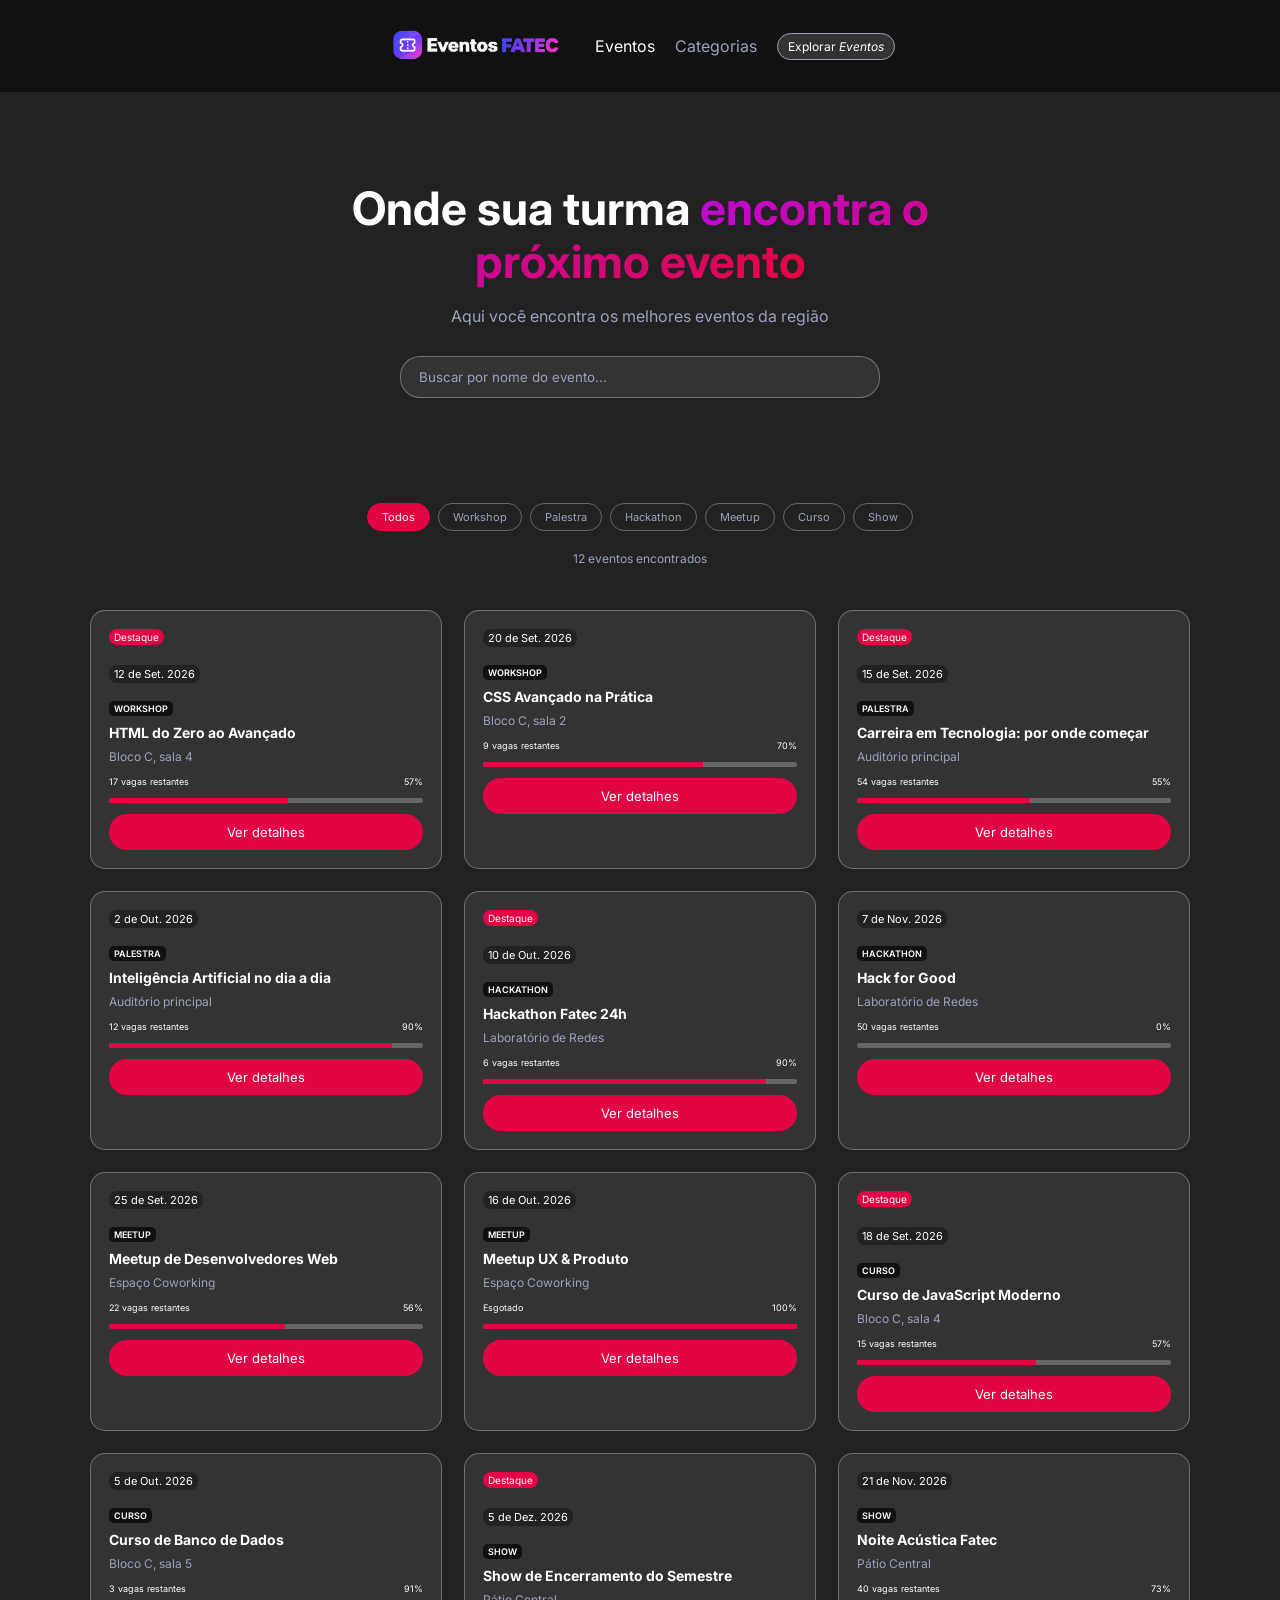
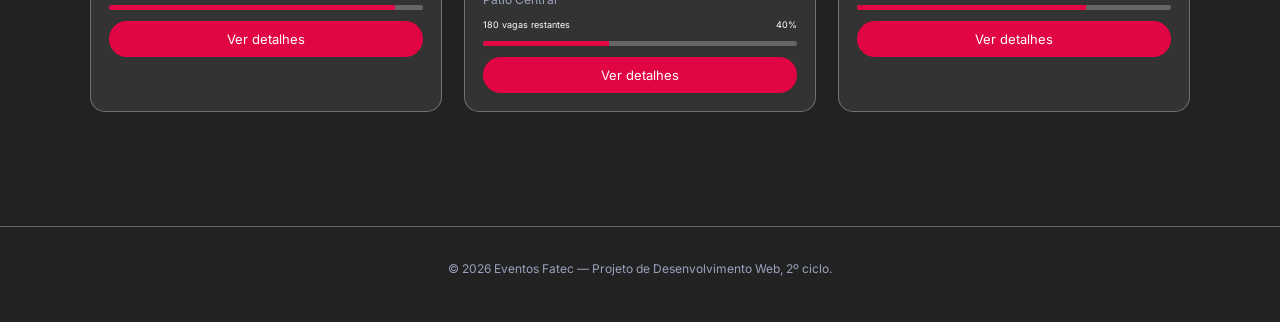
<file: index.html>
<!DOCTYPE html>
<html lang="pt-BR">

<head>
    <meta charset="UTF-8">
    <meta name="viewport" content="width=device-width, initial-scale=1.0">
    <title>Página de Eventos</title>
    <link rel="stylesheet" href="./assets/css/styles.css">

    <link rel="preconnect" href="https://fonts.googleapis.com">
    <link rel="preconnect" href="https://fonts.gstatic.com" crossorigin>
    <link
        href="https://fonts.googleapis.com/css2?family=Inter:ital,opsz,wght@0,14..32,100..900;1,14..32,100..900&display=swap"
        rel="stylesheet">
</head>

<body>
    <nav class="header-menu">
        <img class="logo" alt="logotipo eventos fatec" title="Logotipo eventos fatec"
            src="./assets/images/logotipo-eventos-fatec.png" />
        <ul class="navigation">
            <li class="item">
                <a class="link active" href="index.html">Eventos</a>
            </li>
            <li class="item">
                <a class="link" href="index.html#categorias">Categorias</a>
            </li>
            <li class="item">
                <button class="call-to-action">Explorar <i>Eventos</i></button>
            </li>
        </ul>
    </nav>

    <header class="hero">
        <h1 class="title">Onde sua turma <span class="highlight">encontra o próximo evento</span></h1>
        <p class="description">Aqui você encontra os melhores eventos da região</p>

        <input class="search" type="text" id="busca-eventos" placeholder="Buscar por nome do evento..." />
    </header>

    <section class="events">
        <nav class="filter" id="categorias">
            <ul class="filter-list">
                <li class="item active" data-categoria="todos">Todos</li>
                <li class="item" data-categoria="Workshop">Workshop</li>
                <li class="item" data-categoria="Palestra">Palestra</li>
                <li class="item" data-categoria="Hackathon">Hackathon</li>
                <li class="item" data-categoria="Meetup">Meetup</li>
                <li class="item" data-categoria="Curso">Curso</li>
                <li class="item" data-categoria="Show">Show</li>
            </ul>
        </nav>

        <p class="results-count" id="contador-eventos"></p>

        <div class="list" id="lista-eventos"></div>
    </section>

    <footer class="footer">
        <p>© 2026 Eventos Fatec — Projeto de Desenvolvimento Web, 2º ciclo.</p>
    </footer>

    <script src="./js/api.js"></script>
    <script src="./js/home.js"></script>
</body>

</html>
</file>
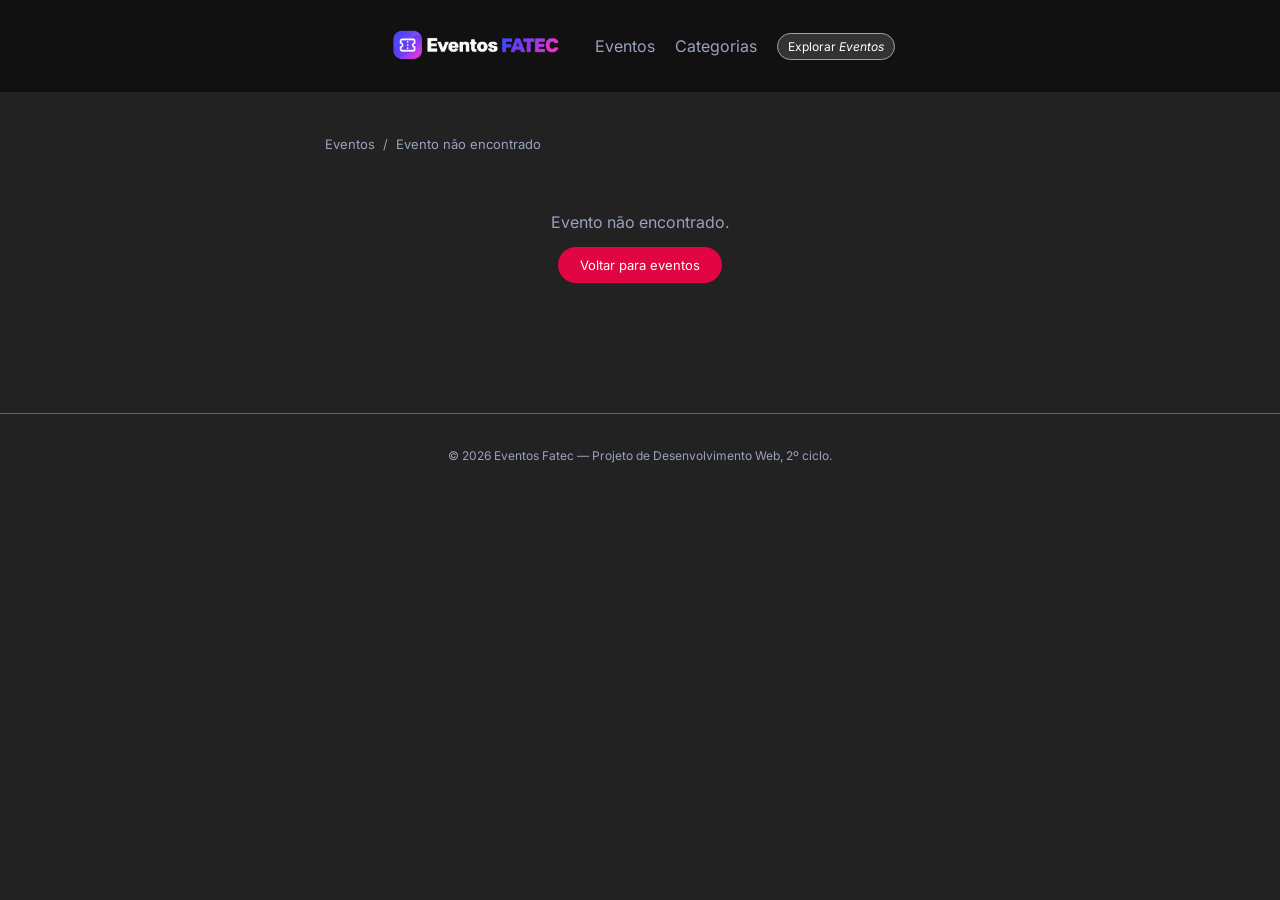
<file: evento.html>
<!DOCTYPE html>
<html lang="pt-BR">

<head>
    <meta charset="UTF-8">
    <meta name="viewport" content="width=device-width, initial-scale=1.0">
    <title>Detalhes do Evento | Página de Eventos</title>
    <link rel="stylesheet" href="./assets/css/styles.css">

    <link rel="preconnect" href="https://fonts.googleapis.com">
    <link rel="preconnect" href="https://fonts.gstatic.com" crossorigin>
    <link
        href="https://fonts.googleapis.com/css2?family=Inter:ital,opsz,wght@0,14..32,100..900;1,14..32,100..900&display=swap"
        rel="stylesheet">
</head>

<body>
    <nav class="header-menu">
        <img class="logo" alt="logotipo eventos fatec" title="Logotipo eventos fatec"
            src="./assets/images/logotipo-eventos-fatec.png" />
        <ul class="navigation">
            <li class="item">
                <a class="link" href="index.html">Eventos</a>
            </li>
            <li class="item">
                <a class="link" href="index.html#categorias">Categorias</a>
            </li>
            <li class="item">
                <button class="call-to-action">Explorar <i>Eventos</i></button>
            </li>
        </ul>
    </nav>

    <main class="detail">
        <nav class="breadcrumb">
            <a href="index.html">Eventos</a>
            <span>/</span>
            <span id="breadcrumb-titulo">Carregando...</span>
        </nav>

        <div id="detalhe-skeleton" class="detail-skeleton"></div>

        <div id="detalhe-conteudo" class="detail-content" hidden></div>

        <div id="detalhe-nao-encontrado" class="empty-state" hidden>
            <p>Evento não encontrado.</p>
            <a class="btn-cta" href="index.html">Voltar para eventos</a>
        </div>
    </main>

    <footer class="footer">
        <p>© 2026 Eventos Fatec — Projeto de Desenvolvimento Web, 2º ciclo.</p>
    </footer>

    <script src="./js/api.js"></script>
    <script src="./js/detalhe.js"></script>
</body>

</html>
</file>
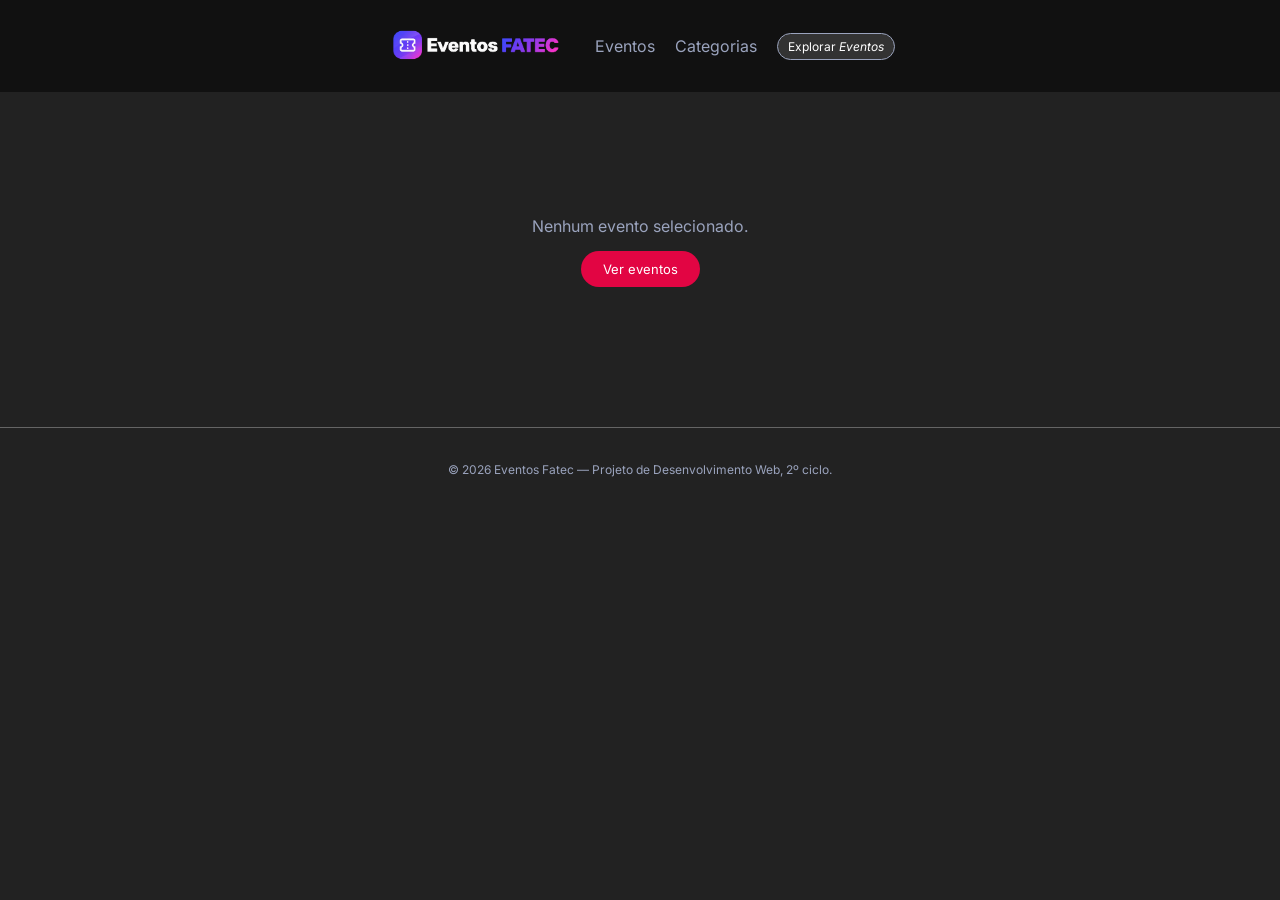
<file: inscricao.html>
<!DOCTYPE html>
<html lang="pt-BR">

<head>
    <meta charset="UTF-8">
    <meta name="viewport" content="width=device-width, initial-scale=1.0">
    <title>Inscrição | Página de Eventos</title>
    <link rel="stylesheet" href="./assets/css/styles.css">

    <link rel="preconnect" href="https://fonts.googleapis.com">
    <link rel="preconnect" href="https://fonts.gstatic.com" crossorigin>
    <link
        href="https://fonts.googleapis.com/css2?family=Inter:ital,opsz,wght@0,14..32,100..900;1,14..32,100..900&display=swap"
        rel="stylesheet">
</head>

<body>
    <nav class="header-menu">
        <img class="logo" alt="logotipo eventos fatec" title="Logotipo eventos fatec"
            src="./assets/images/logotipo-eventos-fatec.png" />
        <ul class="navigation">
            <li class="item">
                <a class="link" href="index.html">Eventos</a>
            </li>
            <li class="item">
                <a class="link" href="index.html#categorias">Categorias</a>
            </li>
            <li class="item">
                <button class="call-to-action">Explorar <i>Eventos</i></button>
            </li>
        </ul>
    </nav>

    <main class="subscription">
        <div id="inscricao-vazio" class="empty-state" hidden>
            <p>Nenhum evento selecionado.</p>
            <a class="btn-cta" href="index.html">Ver eventos</a>
        </div>

        <div id="inscricao-conteudo" class="subscription-content" hidden>
            <section class="subscription-summary" id="resumo-evento"></section>

            <form class="subscription-form" id="form-inscricao" novalidate>
                <div class="form-field">
                    <label for="campo-nome">Nome completo</label>
                    <input type="text" id="campo-nome" name="nome" placeholder="Digite seu nome" />
                    <span class="form-error" id="erro-nome" hidden></span>
                </div>

                <div class="form-field">
                    <label for="campo-email">E-mail</label>
                    <input type="email" id="campo-email" name="email" placeholder="Digite seu e-mail" />
                    <span class="form-error" id="erro-email" hidden></span>
                </div>

                <button type="submit" class="call-to-action">Confirmar inscrição</button>
            </form>
        </div>

        <div id="inscricao-confirmada" class="subscription-confirmation" hidden>
            <h1 class="title">Inscrição confirmada!</h1>
            <p>Guarde seu código de confirmação: <strong id="codigo-confirmacao"></strong></p>
            <a class="btn-cta" id="link-voltar-evento" href="index.html">Voltar para o evento</a>
        </div>
    </main>

    <footer class="footer">
        <p>© 2026 Eventos Fatec — Projeto de Desenvolvimento Web, 2º ciclo.</p>
    </footer>

    <script src="./js/api.js"></script>
    <script src="./js/inscricao.js"></script>
</body>

</html>
</file>
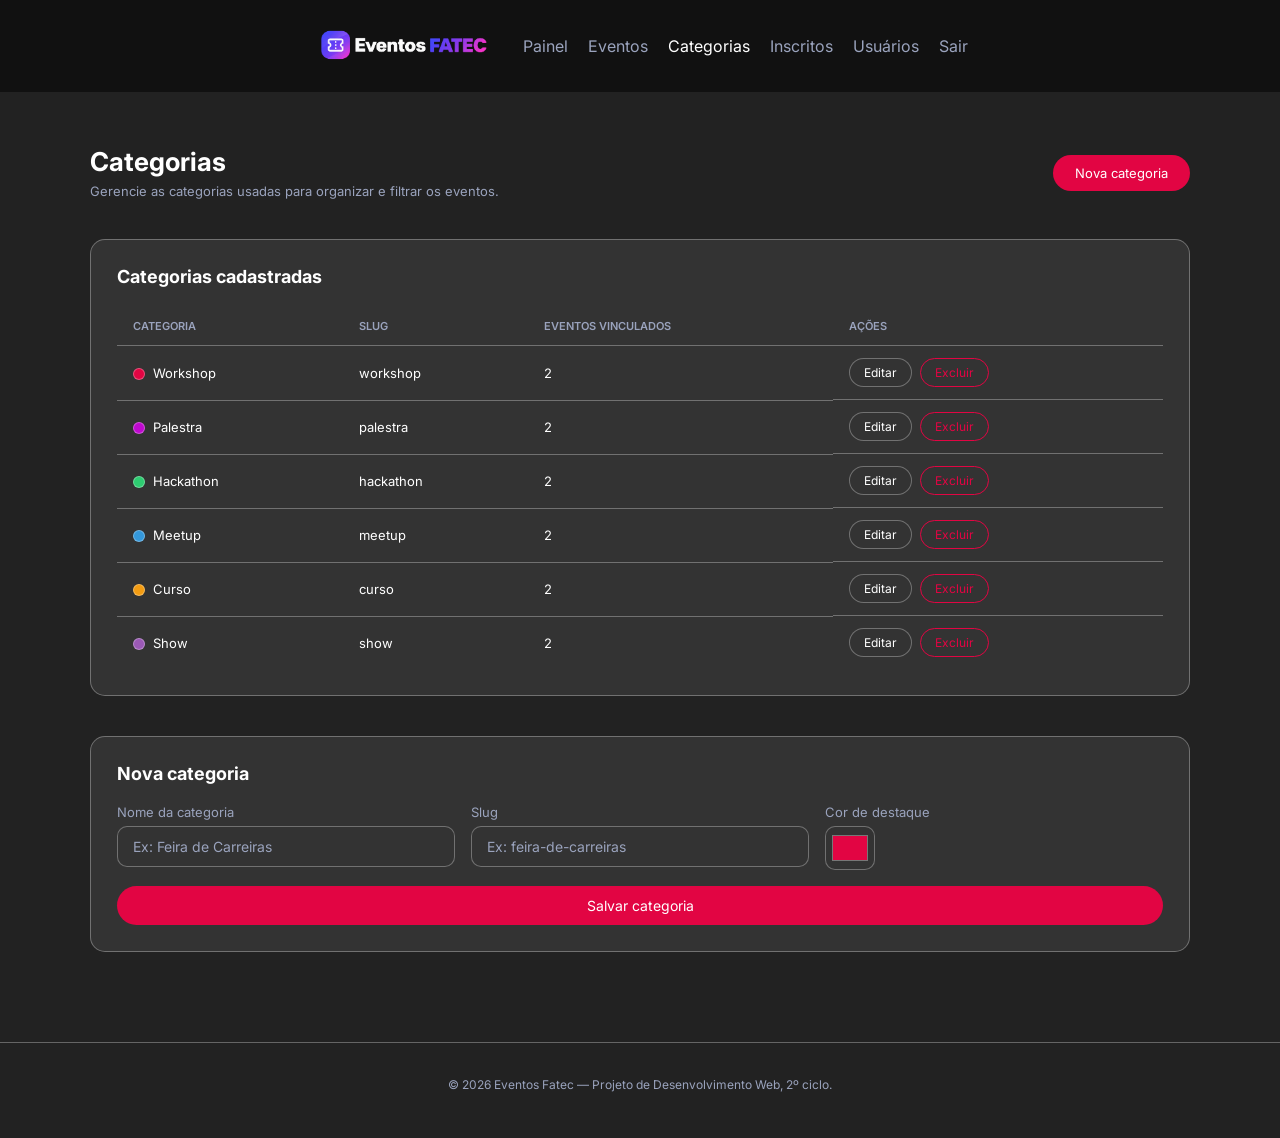
<file: admin/categorias.html>
<!DOCTYPE html>
<html lang="pt-BR">

<head>
    <meta charset="UTF-8">
    <meta name="viewport" content="width=device-width, initial-scale=1.0">
    <title>Categorias | Painel Administrativo</title>
    <link rel="stylesheet" href="../assets/css/styles.css">

    <link rel="preconnect" href="https://fonts.googleapis.com">
    <link rel="preconnect" href="https://fonts.gstatic.com" crossorigin>
    <link
        href="https://fonts.googleapis.com/css2?family=Inter:ital,opsz,wght@0,14..32,100..900;1,14..32,100..900&display=swap"
        rel="stylesheet">
</head>

<body>
    <nav class="header-menu">
        <img class="logo" alt="logotipo eventos fatec" title="Logotipo eventos fatec"
            src="../assets/images/logotipo-eventos-fatec.png" />
        <ul class="navigation">
            <li class="item">
                <a class="link" href="index.html">Painel</a>
            </li>
            <li class="item">
                <a class="link" href="eventos.html">Eventos</a>
            </li>
            <li class="item">
                <a class="link active" href="categorias.html">Categorias</a>
            </li>
            <li class="item">
                <a class="link" href="inscritos.html">Inscritos</a>
            </li>
            <li class="item">
                <a class="link" href="usuarios.html">Usuários</a>
            </li>
            <li class="item">
                <a class="link" href="login.html">Sair</a>
            </li>
        </ul>
    </nav>

    <main class="admin">
        <div class="admin-header">
            <div>
                <h1>Categorias</h1>
                <p>Gerencie as categorias usadas para organizar e filtrar os eventos.</p>
            </div>
            <a class="btn-cta" href="#form-categoria">Nova categoria</a>
        </div>

        <section class="admin-panel">
            <h2>Categorias cadastradas</h2>

            <div class="admin-table-wrap">
                <table class="admin-table">
                    <thead>
                        <tr>
                            <th>Categoria</th>
                            <th>Slug</th>
                            <th>Eventos vinculados</th>
                            <th>Ações</th>
                        </tr>
                    </thead>
                    <tbody>
                        <tr>
                            <td><span class="color-dot" style="background-color:#e20543"></span>Workshop</td>
                            <td>workshop</td>
                            <td>2</td>
                            <td class="actions">
                                <button type="button" class="btn-sm btn-edit">Editar</button>
                                <button type="button" class="btn-sm btn-delete">Excluir</button>
                            </td>
                        </tr>
                        <tr>
                            <td><span class="color-dot" style="background-color:#bf09cf"></span>Palestra</td>
                            <td>palestra</td>
                            <td>2</td>
                            <td class="actions">
                                <button type="button" class="btn-sm btn-edit">Editar</button>
                                <button type="button" class="btn-sm btn-delete">Excluir</button>
                            </td>
                        </tr>
                        <tr>
                            <td><span class="color-dot" style="background-color:#2ecc71"></span>Hackathon</td>
                            <td>hackathon</td>
                            <td>2</td>
                            <td class="actions">
                                <button type="button" class="btn-sm btn-edit">Editar</button>
                                <button type="button" class="btn-sm btn-delete">Excluir</button>
                            </td>
                        </tr>
                        <tr>
                            <td><span class="color-dot" style="background-color:#3498db"></span>Meetup</td>
                            <td>meetup</td>
                            <td>2</td>
                            <td class="actions">
                                <button type="button" class="btn-sm btn-edit">Editar</button>
                                <button type="button" class="btn-sm btn-delete">Excluir</button>
                            </td>
                        </tr>
                        <tr>
                            <td><span class="color-dot" style="background-color:#f39c12"></span>Curso</td>
                            <td>curso</td>
                            <td>2</td>
                            <td class="actions">
                                <button type="button" class="btn-sm btn-edit">Editar</button>
                                <button type="button" class="btn-sm btn-delete">Excluir</button>
                            </td>
                        </tr>
                        <tr>
                            <td><span class="color-dot" style="background-color:#9b59b6"></span>Show</td>
                            <td>show</td>
                            <td>2</td>
                            <td class="actions">
                                <button type="button" class="btn-sm btn-edit">Editar</button>
                                <button type="button" class="btn-sm btn-delete">Excluir</button>
                            </td>
                        </tr>
                    </tbody>
                </table>
            </div>
        </section>

        <section class="admin-panel" id="form-categoria">
            <h2>Nova categoria</h2>

            <form class="admin-form" data-supabase-table="categorias" novalidate>
                <div class="form-row">
                    <div class="form-field">
                        <label for="campo-nome-categoria">Nome da categoria</label>
                        <input type="text" id="campo-nome-categoria" name="nome" placeholder="Ex: Feira de Carreiras" />
                    </div>

                    <div class="form-field">
                        <label for="campo-slug-categoria">Slug</label>
                        <input type="text" id="campo-slug-categoria" name="slug" placeholder="Ex: feira-de-carreiras" />
                    </div>

                    <div class="form-field">
                        <label for="campo-cor-categoria">Cor de destaque</label>
                        <input type="color" id="campo-cor-categoria" name="cor" value="#e20543" />
                    </div>
                </div>

                <button type="submit" class="call-to-action">Salvar categoria</button>
            </form>
        </section>
    </main>

    <footer class="footer">
        <p>© 2026 Eventos Fatec — Projeto de Desenvolvimento Web, 2º ciclo.</p>
    </footer>

    <!-- <script src="https://cdn.jsdelivr.net/npm/@supabase/supabase-js@2"></script> -->
    <!-- <script src="./js/supabaseClient.js"></script> -->
    <!-- <script src="./js/categorias.js"></script> -->
</body>

</html>
</file>
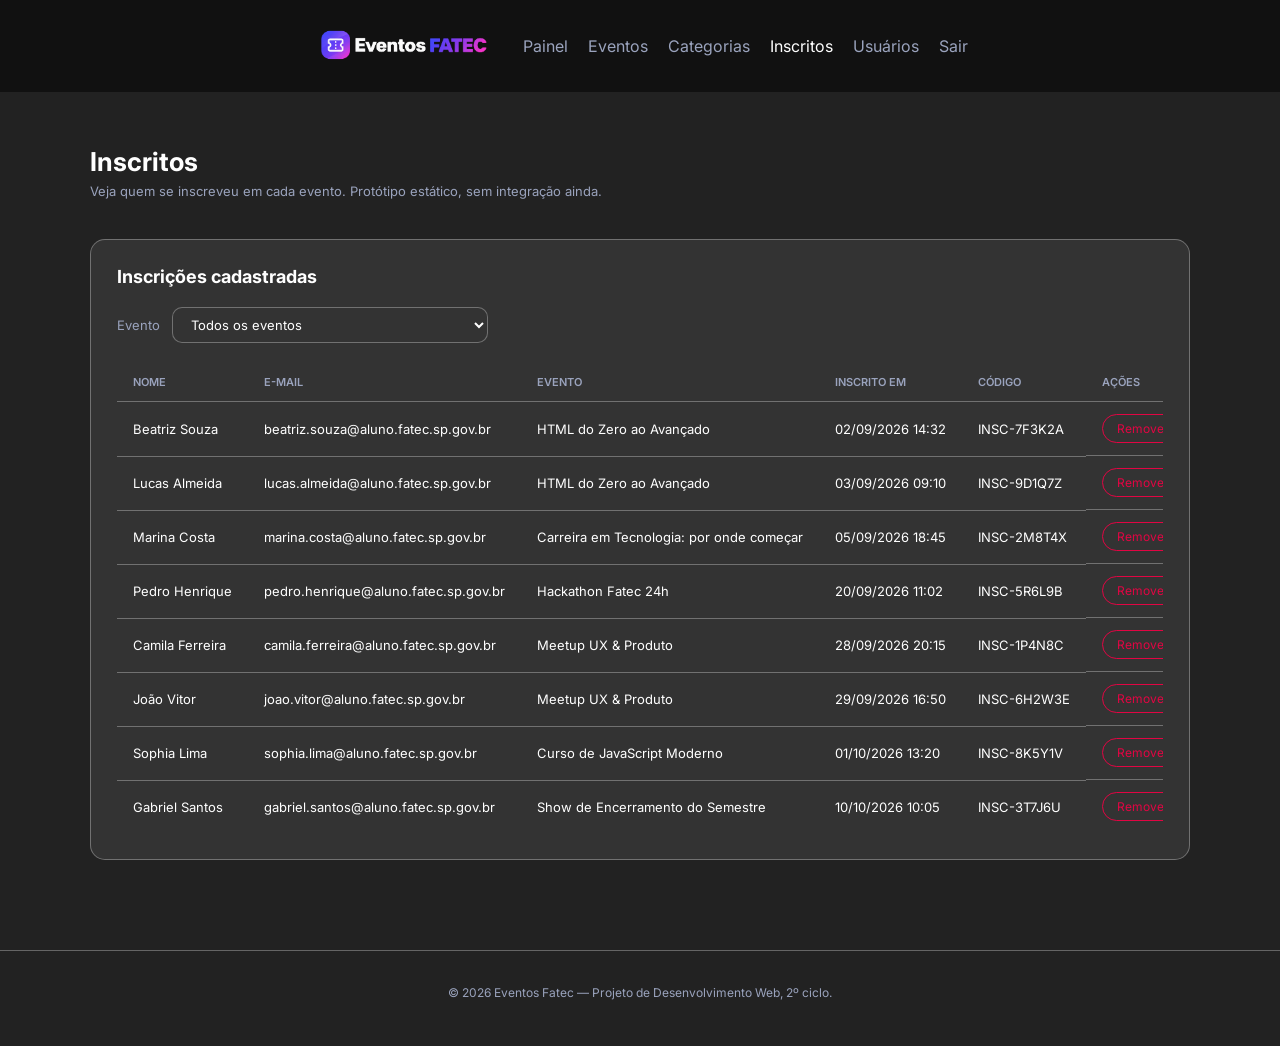
<file: admin/inscritos.html>
<!DOCTYPE html>
<html lang="pt-BR">

<head>
    <meta charset="UTF-8">
    <meta name="viewport" content="width=device-width, initial-scale=1.0">
    <title>Inscritos | Painel Administrativo</title>
    <link rel="stylesheet" href="../assets/css/styles.css">

    <link rel="preconnect" href="https://fonts.googleapis.com">
    <link rel="preconnect" href="https://fonts.gstatic.com" crossorigin>
    <link
        href="https://fonts.googleapis.com/css2?family=Inter:ital,opsz,wght@0,14..32,100..900;1,14..32,100..900&display=swap"
        rel="stylesheet">
</head>

<body>
    <nav class="header-menu">
        <img class="logo" alt="logotipo eventos fatec" title="Logotipo eventos fatec"
            src="../assets/images/logotipo-eventos-fatec.png" />
        <ul class="navigation">
            <li class="item">
                <a class="link" href="index.html">Painel</a>
            </li>
            <li class="item">
                <a class="link" href="eventos.html">Eventos</a>
            </li>
            <li class="item">
                <a class="link" href="categorias.html">Categorias</a>
            </li>
            <li class="item">
                <a class="link active" href="inscritos.html">Inscritos</a>
            </li>
            <li class="item">
                <a class="link" href="usuarios.html">Usuários</a>
            </li>
            <li class="item">
                <a class="link" href="login.html">Sair</a>
            </li>
        </ul>
    </nav>

    <main class="admin">
        <div class="admin-header">
            <div>
                <h1>Inscritos</h1>
                <p>Veja quem se inscreveu em cada evento. Protótipo estático, sem integração ainda.</p>
            </div>
        </div>

        <section class="admin-panel">
            <h2>Inscrições cadastradas</h2>

            <div class="admin-filter">
                <label for="filtro-evento">Evento</label>
                <select id="filtro-evento">
                    <option value="">Todos os eventos</option>
                    <option value="workshop-1">HTML do Zero ao Avançado</option>
                    <option value="palestra-1">Carreira em Tecnologia: por onde começar</option>
                    <option value="hackathon-1">Hackathon Fatec 24h</option>
                    <option value="meetup-2">Meetup UX &amp; Produto</option>
                    <option value="curso-1">Curso de JavaScript Moderno</option>
                    <option value="show-1">Show de Encerramento do Semestre</option>
                </select>
            </div>

            <div class="admin-table-wrap">
                <table class="admin-table" data-supabase-table="inscricoes">
                    <thead>
                        <tr>
                            <th>Nome</th>
                            <th>E-mail</th>
                            <th>Evento</th>
                            <th>Inscrito em</th>
                            <th>Código</th>
                            <th>Ações</th>
                        </tr>
                    </thead>
                    <tbody>
                        <tr data-evento="workshop-1">
                            <td>Beatriz Souza</td>
                            <td>beatriz.souza@aluno.fatec.sp.gov.br</td>
                            <td>HTML do Zero ao Avançado</td>
                            <td>02/09/2026 14:32</td>
                            <td>INSC-7F3K2A</td>
                            <td class="actions">
                                <button type="button" class="btn-sm btn-delete">Remover</button>
                            </td>
                        </tr>
                        <tr data-evento="workshop-1">
                            <td>Lucas Almeida</td>
                            <td>lucas.almeida@aluno.fatec.sp.gov.br</td>
                            <td>HTML do Zero ao Avançado</td>
                            <td>03/09/2026 09:10</td>
                            <td>INSC-9D1Q7Z</td>
                            <td class="actions">
                                <button type="button" class="btn-sm btn-delete">Remover</button>
                            </td>
                        </tr>
                        <tr data-evento="palestra-1">
                            <td>Marina Costa</td>
                            <td>marina.costa@aluno.fatec.sp.gov.br</td>
                            <td>Carreira em Tecnologia: por onde começar</td>
                            <td>05/09/2026 18:45</td>
                            <td>INSC-2M8T4X</td>
                            <td class="actions">
                                <button type="button" class="btn-sm btn-delete">Remover</button>
                            </td>
                        </tr>
                        <tr data-evento="hackathon-1">
                            <td>Pedro Henrique</td>
                            <td>pedro.henrique@aluno.fatec.sp.gov.br</td>
                            <td>Hackathon Fatec 24h</td>
                            <td>20/09/2026 11:02</td>
                            <td>INSC-5R6L9B</td>
                            <td class="actions">
                                <button type="button" class="btn-sm btn-delete">Remover</button>
                            </td>
                        </tr>
                        <tr data-evento="meetup-2">
                            <td>Camila Ferreira</td>
                            <td>camila.ferreira@aluno.fatec.sp.gov.br</td>
                            <td>Meetup UX &amp; Produto</td>
                            <td>28/09/2026 20:15</td>
                            <td>INSC-1P4N8C</td>
                            <td class="actions">
                                <button type="button" class="btn-sm btn-delete">Remover</button>
                            </td>
                        </tr>
                        <tr data-evento="meetup-2">
                            <td>João Vitor</td>
                            <td>joao.vitor@aluno.fatec.sp.gov.br</td>
                            <td>Meetup UX &amp; Produto</td>
                            <td>29/09/2026 16:50</td>
                            <td>INSC-6H2W3E</td>
                            <td class="actions">
                                <button type="button" class="btn-sm btn-delete">Remover</button>
                            </td>
                        </tr>
                        <tr data-evento="curso-1">
                            <td>Sophia Lima</td>
                            <td>sophia.lima@aluno.fatec.sp.gov.br</td>
                            <td>Curso de JavaScript Moderno</td>
                            <td>01/10/2026 13:20</td>
                            <td>INSC-8K5Y1V</td>
                            <td class="actions">
                                <button type="button" class="btn-sm btn-delete">Remover</button>
                            </td>
                        </tr>
                        <tr data-evento="show-1">
                            <td>Gabriel Santos</td>
                            <td>gabriel.santos@aluno.fatec.sp.gov.br</td>
                            <td>Show de Encerramento do Semestre</td>
                            <td>10/10/2026 10:05</td>
                            <td>INSC-3T7J6U</td>
                            <td class="actions">
                                <button type="button" class="btn-sm btn-delete">Remover</button>
                            </td>
                        </tr>
                    </tbody>
                </table>
            </div>
        </section>
    </main>

    <footer class="footer">
        <p>© 2026 Eventos Fatec — Projeto de Desenvolvimento Web, 2º ciclo.</p>
    </footer>

    <!-- <script src="https://cdn.jsdelivr.net/npm/@supabase/supabase-js@2"></script> -->
    <!-- <script src="./js/supabaseClient.js"></script> -->
    <!-- <script src="./js/inscritos.js"></script> -->
</body>

</html>
</file>
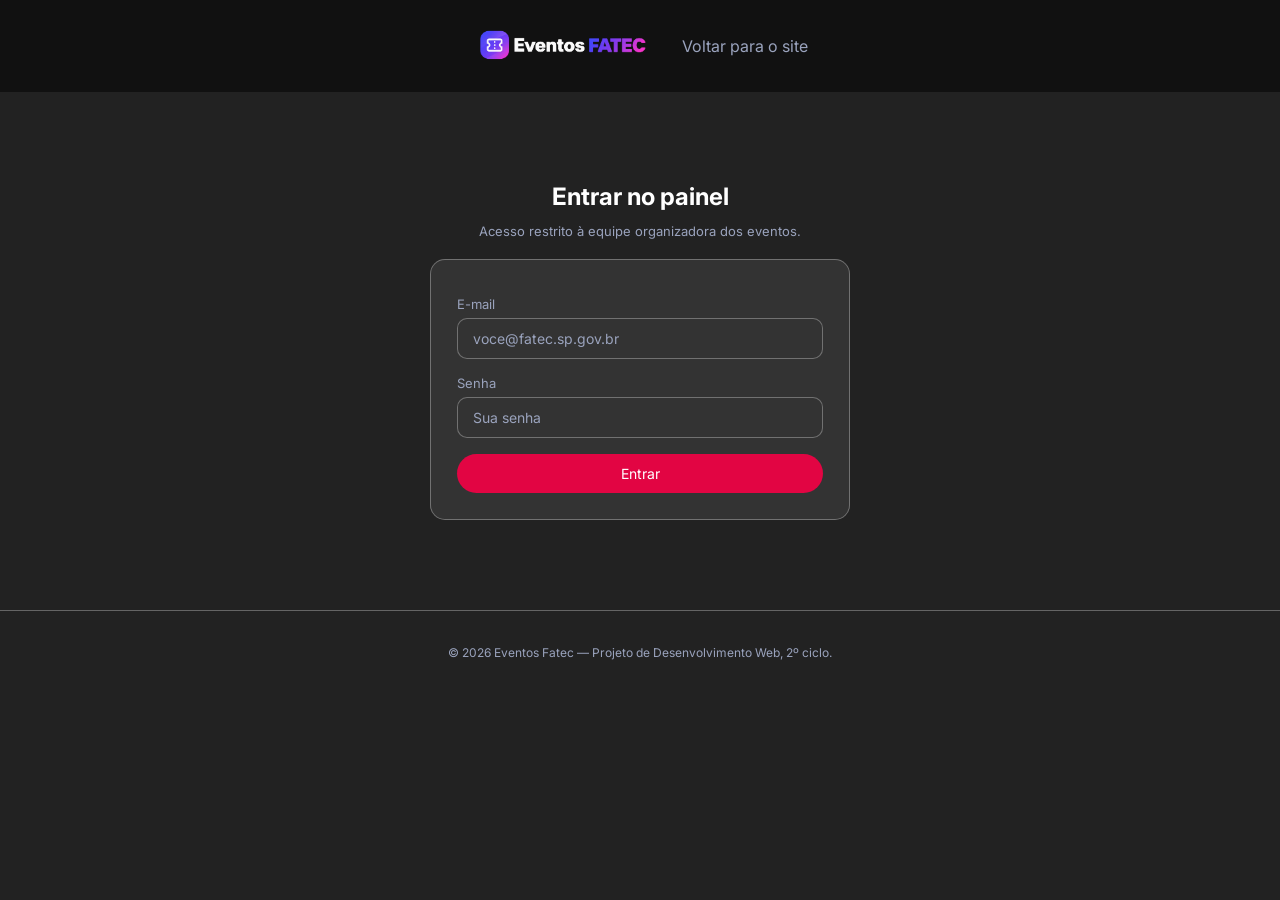
<file: admin/login.html>
<!DOCTYPE html>
<html lang="pt-BR">

<head>
    <meta charset="UTF-8">
    <meta name="viewport" content="width=device-width, initial-scale=1.0">
    <title>Entrar | Painel Administrativo</title>
    <link rel="stylesheet" href="../assets/css/styles.css">

    <link rel="preconnect" href="https://fonts.googleapis.com">
    <link rel="preconnect" href="https://fonts.gstatic.com" crossorigin>
    <link
        href="https://fonts.googleapis.com/css2?family=Inter:ital,opsz,wght@0,14..32,100..900;1,14..32,100..900&display=swap"
        rel="stylesheet">
</head>

<body>
    <nav class="header-menu">
        <img class="logo" alt="logotipo eventos fatec" title="Logotipo eventos fatec"
            src="../assets/images/logotipo-eventos-fatec.png" />
        <ul class="navigation">
            <li class="item">
                <a class="link" href="../index.html">Voltar para o site</a>
            </li>
        </ul>
    </nav>

    <main class="login">
        <h1>Entrar no painel</h1>
        <p>Acesso restrito à equipe organizadora dos eventos.</p>

        <div class="admin-panel">
            <form class="admin-form" id="form-login" data-supabase-auth="signInWithPassword" novalidate>
                <div class="form-field">
                    <label for="campo-email">E-mail</label>
                    <input type="email" id="campo-email" name="email" placeholder="voce@fatec.sp.gov.br"
                        autocomplete="username" />
                </div>

                <div class="form-field">
                    <label for="campo-senha">Senha</label>
                    <input type="password" id="campo-senha" name="senha" placeholder="Sua senha"
                        autocomplete="current-password" />
                </div>

                <button type="submit" class="call-to-action">Entrar</button>
            </form>
        </div>
    </main>

    <footer class="footer">
        <p>© 2026 Eventos Fatec — Projeto de Desenvolvimento Web, 2º ciclo.</p>
    </footer>

    <!-- <script src="https://cdn.jsdelivr.net/npm/@supabase/supabase-js@2"></script> -->
    <!-- <script src="./js/supabaseClient.js"></script> -->
    <!-- <script src="./js/auth.js"></script> -->
</body>

</html>
</file>
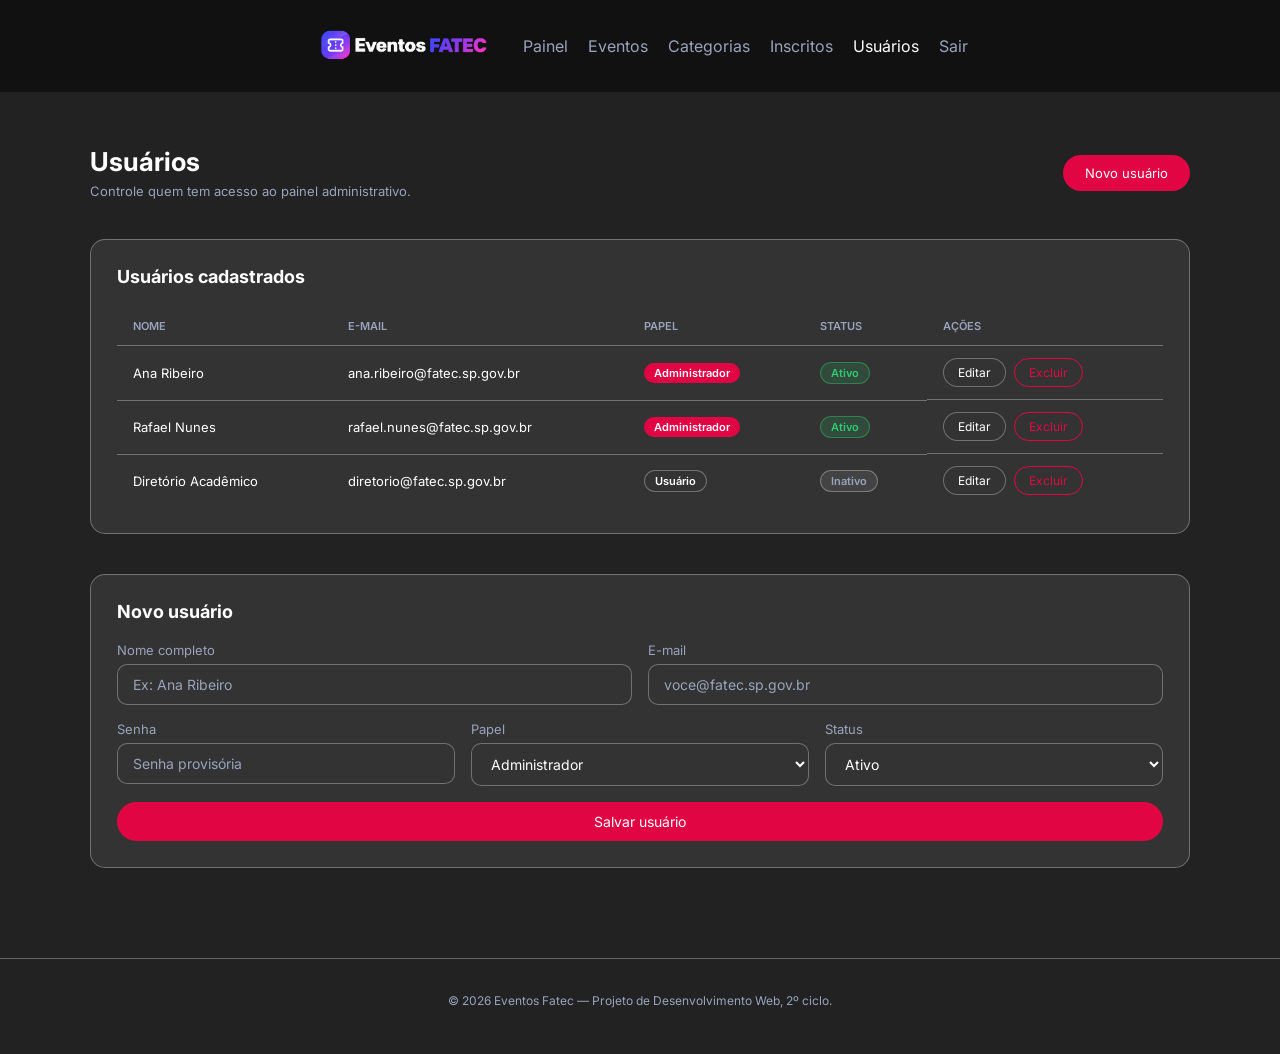
<file: admin/usuarios.html>
<!DOCTYPE html>
<html lang="pt-BR">

<head>
    <meta charset="UTF-8">
    <meta name="viewport" content="width=device-width, initial-scale=1.0">
    <title>Usuários | Painel Administrativo</title>
    <link rel="stylesheet" href="../assets/css/styles.css">

    <link rel="preconnect" href="https://fonts.googleapis.com">
    <link rel="preconnect" href="https://fonts.gstatic.com" crossorigin>
    <link
        href="https://fonts.googleapis.com/css2?family=Inter:ital,opsz,wght@0,14..32,100..900;1,14..32,100..900&display=swap"
        rel="stylesheet">
</head>

<body>
    <nav class="header-menu">
        <img class="logo" alt="logotipo eventos fatec" title="Logotipo eventos fatec"
            src="../assets/images/logotipo-eventos-fatec.png" />
        <ul class="navigation">
            <li class="item">
                <a class="link" href="index.html">Painel</a>
            </li>
            <li class="item">
                <a class="link" href="eventos.html">Eventos</a>
            </li>
            <li class="item">
                <a class="link" href="categorias.html">Categorias</a>
            </li>
            <li class="item">
                <a class="link" href="inscritos.html">Inscritos</a>
            </li>
            <li class="item">
                <a class="link active" href="usuarios.html">Usuários</a>
            </li>
            <li class="item">
                <a class="link" href="login.html">Sair</a>
            </li>
        </ul>
    </nav>

    <main class="admin">
        <div class="admin-header">
            <div>
                <h1>Usuários</h1>
                <p>Controle quem tem acesso ao painel administrativo.</p>
            </div>
            <a class="btn-cta" href="#form-usuario">Novo usuário</a>
        </div>

        <section class="admin-panel">
            <h2>Usuários cadastrados</h2>

            <div class="admin-table-wrap">
                <table class="admin-table">
                    <thead>
                        <tr>
                            <th>Nome</th>
                            <th>E-mail</th>
                            <th>Papel</th>
                            <th>Status</th>
                            <th>Ações</th>
                        </tr>
                    </thead>
                    <tbody>
                        <tr>
                            <td>Ana Ribeiro</td>
                            <td>ana.ribeiro@fatec.sp.gov.br</td>
                            <td><span class="badge badge-admin">Administrador</span></td>
                            <td><span class="badge badge-active">Ativo</span></td>
                            <td class="actions">
                                <button type="button" class="btn-sm btn-edit">Editar</button>
                                <button type="button" class="btn-sm btn-delete">Excluir</button>
                            </td>
                        </tr>
                        <tr>
                            <td>Rafael Nunes</td>
                            <td>rafael.nunes@fatec.sp.gov.br</td>
                            <td><span class="badge badge-admin">Administrador</span></td>
                            <td><span class="badge badge-active">Ativo</span></td>
                            <td class="actions">
                                <button type="button" class="btn-sm btn-edit">Editar</button>
                                <button type="button" class="btn-sm btn-delete">Excluir</button>
                            </td>
                        </tr>
                        <tr>
                            <td>Diretório Acadêmico</td>
                            <td>diretorio@fatec.sp.gov.br</td>
                            <td><span class="badge badge-user">Usuário</span></td>
                            <td><span class="badge badge-inactive">Inativo</span></td>
                            <td class="actions">
                                <button type="button" class="btn-sm btn-edit">Editar</button>
                                <button type="button" class="btn-sm btn-delete">Excluir</button>
                            </td>
                        </tr>
                    </tbody>
                </table>
            </div>
        </section>

        <section class="admin-panel" id="form-usuario">
            <h2>Novo usuário</h2>

            <form class="admin-form" data-supabase-table="usuarios" novalidate>
                <div class="form-row">
                    <div class="form-field">
                        <label for="campo-nome-usuario">Nome completo</label>
                        <input type="text" id="campo-nome-usuario" name="nome" placeholder="Ex: Ana Ribeiro" />
                    </div>

                    <div class="form-field">
                        <label for="campo-email-usuario">E-mail</label>
                        <input type="email" id="campo-email-usuario" name="email" placeholder="voce@fatec.sp.gov.br" />
                    </div>
                </div>

                <div class="form-row">
                    <div class="form-field">
                        <label for="campo-senha-usuario">Senha</label>
                        <input type="password" id="campo-senha-usuario" name="senha" placeholder="Senha provisória" />
                    </div>

                    <div class="form-field">
                        <label for="campo-papel-usuario">Papel</label>
                        <select id="campo-papel-usuario" name="papel">
                            <option value="administrador">Administrador</option>
                            <option value="usuario">Usuário</option>
                        </select>
                    </div>

                    <div class="form-field">
                        <label for="campo-status-usuario">Status</label>
                        <select id="campo-status-usuario" name="status">
                            <option value="ativo">Ativo</option>
                            <option value="inativo">Inativo</option>
                        </select>
                    </div>
                </div>

                <button type="submit" class="call-to-action">Salvar usuário</button>
            </form>
        </section>
    </main>

    <footer class="footer">
        <p>© 2026 Eventos Fatec — Projeto de Desenvolvimento Web, 2º ciclo.</p>
    </footer>

    <!-- <script src="https://cdn.jsdelivr.net/npm/@supabase/supabase-js@2"></script> -->
    <!-- <script src="./js/supabaseClient.js"></script> -->
    <!-- <script src="./js/usuarios.js"></script> -->
</body>

</html>
</file>
<file: assets/css/styles.css>
:root {
    --text-gray: #9aa3bd;
    --bg-dark: #111;
    --text-white: #fff;
    --bg-button: #333;
    --bg-hero: #222;
    --pink-primary: #e20543;
    --pink-secondary: #bf09cf;
    --border-light: rgba(255, 255, 255, 0.3);
    --surface: #333;
    --radius-pill: 20px;
    --radius-md: 10px;
    --radius-lg: 15px;
    --container-lg: 1100px;
    --container-md: 700px;
    --container-sm: 500px;
}

* {
    margin: 0;
    padding: 0;
    box-sizing: border-box;
    font-family: "Inter", sans-serif;
}

html {
    scroll-behavior: smooth;
}

body {
    background-color: var(--bg-hero);
    min-height: 100vh;
}

.header-menu {
    display: flex;
    flex-wrap: wrap;
    justify-content: center;
    align-items: center;
    gap: 15px 30px;
    padding: 16px 24px;
    background-color: var(--bg-dark);

    .logo {
        height: 60px;
    }

    .navigation {
        display: flex;
        flex-wrap: wrap;
        justify-content: center;
        gap: 20px;
        align-items: center;
        list-style: none;

        .item {
            .link {
                color: var(--text-gray);
                text-decoration: none;
                transition: 0.3s;

                &:hover,
                &.active {
                    color: var(--text-white);
                }
            }

            .call-to-action {
                background-color: var(--bg-button);
                border: 1px solid var(--text-gray);
                color: var(--text-white);
                padding: 5px 10px;
                border-radius: var(--radius-pill);
                font-size: 12px;
            }
        }
    }
}


.hero {
    background-color: var(--bg-hero);
    padding: 90px 20px 55px;
    display: flex;
    align-items: center;
    flex-direction: column;
    text-align: center;

    .title {
        color: var(--text-white);
        font-size: clamp(28px, 4vw + 1rem, 46px);
        line-height: 1.15;
        max-width: 720px;
        margin-bottom: 18px;

        .highlight {
            background-image: linear-gradient(to left, var(--pink-primary), var(--pink-secondary));
            background-clip: text;
            -webkit-background-clip: text;
            -webkit-text-fill-color: transparent;
        }
    }

    .description {
        color: var(--text-gray);
        font-size: 16px;
        max-width: 520px;
        margin-bottom: 30px;
    }

    .search {
        border-radius: var(--radius-pill);
        padding: 12px 18px;
        background-color: var(--bg-button);
        border: 1px solid var(--border-light);
        color: var(--text-white);
        outline: none;
        transition: 0.2s;

        max-width: 480px;
        width: 100%;

        &::placeholder {
            color: var(--text-gray);
        }

        &:focus,
        &:hover {
            border-color: var(--pink-primary);
        }
    }
}

.events {
    padding: 50px 20px 70px;
    background: var(--bg-hero);

    .filter {
        display: flex;
        justify-content: center;

        .filter-list {
            display: flex;
            flex-wrap: wrap;
            justify-content: center;
            list-style: none;
            gap: 8px;

            .item {
                padding: 6px 14px;
                border: 1px solid var(--border-light);
                border-radius: var(--radius-pill);
                font-size: 11px;
                color: var(--text-gray);
                cursor: pointer;
                transition: 0.3s;

                &.active {
                    background-color: var(--pink-primary);
                    border-color: var(--pink-primary);
                    color: var(--text-white);
                }

                &:hover {
                    color: var(--text-white);
                    border-color: var(--pink-primary);
                }
            }
        }
    }

    .list {
        display: grid;
        grid-template-columns: repeat(auto-fill, minmax(280px, 1fr));
        gap: 22px;
        width: 90%;
        max-width: var(--container-lg);
        margin: 44px auto;

        .card {
            border: 1px solid var(--border-light);
            border-radius: var(--radius-lg);
            background-color: var(--surface);
            display: flex;
            flex-direction: column;
            align-items: start;
            padding: 18px;
            gap: 8px;
            transition: transform 0.25s ease, box-shadow 0.25s ease, border-color 0.3s;

            &:hover {
                transform: translateY(-4px);
                box-shadow: 0 14px 28px rgba(0, 0, 0, 0.35);
                border-color: var(--pink-primary);
            }

            .header {
                display: flex;
                flex-direction: column;
                gap: 20px;
                align-items: start;
                margin-bottom: 10px;

                .highlight {
                    background-color: var(--pink-primary);
                    color: var(--text-white);
                    font-size: 10px;
                    border-radius: 10px;
                    padding: 2px 5px;
                }

                .date {
                    background-color: var(--bg-hero);
                    color: var(--text-white);
                    border-radius: 8px;
                    font-size: 11px;
                    padding: 2px 5px;
                }
            }

            .category {
                color: var(--text-white);
                text-transform: uppercase;
                font-size: 9px;
                background-color: var(--bg-dark);
                padding: 2px 5px;
                border-radius: 5px;
                font-weight: 600;
            }

            .title {
                color: var(--text-white);
                font-size: 14px;
            }

            .place {
                color: var(--text-gray);
                font-size: 12px;
            }

            .information {
                color: var(--text-white);
                font-size: 9px;
                display: flex;
                justify-content: space-between;
                width: 100%;
                position: relative;
                height: 22px;
                margin-top: 4px;

                .progress {
                    width: 100%;
                    height: 5px;
                    background-color: #666;
                    position: absolute;
                    top: 100%;
                    border-radius: 4px;

                    .progress-content {
                        position: absolute;
                        left: 0;
                        height: 5px;
                        top: 0;
                        width: 60%;
                        background-color: var(--pink-primary);
                        border-top-left-radius: 4px;
                        border-bottom-left-radius: 4px;
                    }
                }
            }

            .link {
                text-decoration: none;
                color: var(--text-white);
                font-size: 13px;
                text-align: center;
                margin-top: 8px;
                background-color: var(--pink-primary);
                width: 100%;
                padding: 10px 10px;
                border-radius: var(--radius-pill);
                transition: 0.3s;

                &:hover {
                    background-color: var(--text-gray);
                }
            }
        }

        .card.skeleton {
            animation: pulse 1.6s ease-in-out infinite;
            min-height: 190px;
        }
    }
}

.btn-cta {
    display: inline-block;
    text-decoration: none;
    color: var(--text-white);
    font-size: 13px;
    text-align: center;
    background-color: var(--pink-primary);
    padding: 10px 22px;
    border-radius: var(--radius-pill);
    transition: 0.3s;

    &:hover {
        background-color: var(--text-gray);
    }
}

.btn-sm {
    display: inline-block;
    border: none;
    cursor: pointer;
    font-size: 12px;
    padding: 6px 14px;
    border-radius: var(--radius-pill);
    transition: 0.3s;
    text-decoration: none;
}

.btn-edit {
    background-color: var(--bg-button);
    color: var(--text-white);
    border: 1px solid var(--border-light);

    &:hover {
        border-color: var(--pink-primary);
    }
}

.btn-delete {
    background-color: transparent;
    color: var(--pink-primary);
    border: 1px solid var(--pink-primary);

    &:hover {
        background-color: var(--pink-primary);
        color: var(--text-white);
    }
}

.results-count {
    color: var(--text-gray);
    font-size: 12px;
    text-align: center;
    margin-top: 20px;
}

.empty-state {
    display: flex;
    flex-direction: column;
    align-items: center;
    gap: 15px;
    color: var(--text-gray);
    text-align: center;
    padding: 60px 20px;
    width: 100%;

    &[hidden] {
        display: none;
    }
}

@keyframes pulse {

    0%,
    100% {
        opacity: 1;
    }

    50% {
        opacity: 0.5;
    }
}

.breadcrumb {
    display: flex;
    align-items: center;
    gap: 8px;
    width: 90%;
    max-width: var(--container-md);
    margin: 34px auto 0;
    color: var(--text-gray);
    font-size: 13px;

    a {
        color: var(--text-gray);
        text-decoration: none;
        transition: 0.3s;

        &:hover {
            color: var(--text-white);
        }
    }
}

.detail {
    width: 90%;
    max-width: var(--container-md);
    margin: 44px auto 70px;
}

.detail-skeleton {
    width: 90%;
    max-width: var(--container-md);
    margin: 44px auto;
    height: 340px;
    border-radius: var(--radius-lg);
    background-color: var(--surface);
    animation: pulse 1.6s ease-in-out infinite;
}

.detail-card {
    border: 1px solid var(--border-light);
    border-radius: var(--radius-lg);
    background-color: var(--surface);
    padding: 28px;
    display: flex;
    flex-direction: column;
    gap: 10px;

    .header {
        display: flex;
        flex-direction: column;
        gap: 10px;
        align-items: start;
        margin-bottom: 10px;

        .highlight {
            background-color: var(--pink-primary);
            color: var(--text-white);
            font-size: 11px;
            border-radius: 10px;
            padding: 3px 8px;
        }

        .date {
            background-color: var(--bg-hero);
            color: var(--text-white);
            border-radius: 8px;
            font-size: 12px;
            padding: 3px 8px;
        }
    }

    .category {
        color: var(--text-white);
        text-transform: uppercase;
        font-size: 11px;
        background-color: var(--bg-dark);
        padding: 3px 8px;
        border-radius: 5px;
        font-weight: 600;
        width: fit-content;
    }

    .title {
        color: var(--text-white);
        font-size: 26px;
        margin-top: 10px;
    }

    .place {
        color: var(--text-gray);
        font-size: 14px;
    }

    .information {
        color: var(--text-white);
        font-size: 11px;
        display: flex;
        justify-content: space-between;
        width: 100%;
        position: relative;
        height: 25px;
        margin-top: 12px;

        .progress {
            width: 100%;
            height: 6px;
            background-color: #666;
            position: absolute;
            top: 100%;
            border-radius: 4px;

            .progress-content {
                position: absolute;
                left: 0;
                height: 6px;
                top: 0;
                background-color: var(--pink-primary);
                border-top-left-radius: 4px;
                border-bottom-left-radius: 4px;
            }
        }
    }

    .description {
        color: var(--text-gray);
        font-size: 14px;
        line-height: 1.6;
        margin-top: 18px;
    }

    .detail-info {
        list-style: none;
        display: flex;
        flex-direction: column;
        gap: 6px;
        color: var(--text-gray);
        font-size: 13px;
        margin: 18px 0 12px;

        strong {
            color: var(--text-white);
        }
    }
}

.subscription {
    width: 90%;
    max-width: var(--container-sm);
    margin: 64px auto 80px;
    display: flex;
    flex-direction: column;
    gap: 24px;
}

.subscription-summary {
    border: 1px solid var(--border-light);
    border-radius: var(--radius-lg);
    background-color: var(--surface);
    padding: 22px;
    display: flex;
    flex-direction: column;
    gap: 6px;

    .title {
        color: var(--text-white);
        font-size: 18px;
    }

    .category {
        color: var(--text-white);
        text-transform: uppercase;
        font-size: 10px;
        background-color: var(--bg-dark);
        padding: 2px 6px;
        border-radius: 5px;
        font-weight: 600;
        width: fit-content;
    }

    .date {
        color: var(--pink-primary);
        font-size: 13px;
    }

    .place {
        color: var(--text-gray);
        font-size: 13px;
    }
}

.subscription-form,
.admin-form {
    display: flex;
    flex-direction: column;
    gap: 16px;
}

.subscription-form .call-to-action,
.admin-form .call-to-action {
    background-color: var(--pink-primary);
    color: var(--text-white);
    border: none;
    padding: 11px 15px;
    border-radius: var(--radius-pill);
    font-size: 14px;
    cursor: pointer;
    transition: 0.3s;

    &:hover {
        background-color: var(--pink-secondary);
    }
}

.form-row {
    display: grid;
    grid-template-columns: repeat(auto-fit, minmax(200px, 1fr));
    gap: 16px;
}

.form-field {
    display: flex;
    flex-direction: column;
    gap: 6px;

    label {
        color: var(--text-gray);
        font-size: 13px;
    }

    input,
    select,
    textarea {
        border-radius: var(--radius-md);
        padding: 11px 15px;
        background-color: var(--bg-button);
        border: 1px solid var(--border-light);
        color: var(--text-white);
        outline: none;
        transition: 0.2s;
        font-size: 14px;

        &::placeholder {
            color: var(--text-gray);
        }

        &:focus,
        &:hover {
            border-color: var(--pink-primary);
        }

        &.invalid {
            border-color: var(--pink-primary);
        }
    }

    textarea {
        resize: vertical;
        min-height: 90px;
    }

    input[type="color"] {
        padding: 4px;
        height: 44px;
        max-width: 120px;
        cursor: pointer;
    }

    .checkbox-field {
        display: flex;
        align-items: center;
        gap: 8px;
        flex-direction: row;

        input {
            width: auto;
        }
    }
}

.form-error {
    color: var(--pink-primary);
    font-size: 12px;
}

.subscription-confirmation {
    border: 1px solid var(--border-light);
    border-radius: var(--radius-lg);
    background-color: var(--surface);
    padding: 32px;
    text-align: center;
    display: flex;
    flex-direction: column;
    gap: 12px;
    align-items: center;

    &[hidden] {
        display: none;
    }

    .title {
        color: var(--text-white);
        font-size: 20px;
    }

    p {
        color: var(--text-gray);
        font-size: 14px;
    }

    strong {
        color: var(--pink-primary);
    }
}

.admin {
    width: 90%;
    max-width: var(--container-lg);
    margin: 54px auto 90px;
    display: flex;
    flex-direction: column;
    gap: 40px;
}

.admin-header {
    display: flex;
    flex-wrap: wrap;
    justify-content: space-between;
    align-items: center;
    gap: 16px;

    h1 {
        color: var(--text-white);
        font-size: 26px;
        margin-bottom: 6px;
    }

    p {
        color: var(--text-gray);
        font-size: 13px;
    }
}

.admin-panel {
    background-color: var(--surface);
    border: 1px solid var(--border-light);
    border-radius: var(--radius-lg);
    padding: 26px;

    h2 {
        color: var(--text-white);
        font-size: 18px;
        margin-bottom: 20px;
    }
}

.admin-filter {
    display: flex;
    align-items: center;
    flex-wrap: wrap;
    gap: 12px;
    margin-bottom: 20px;

    label {
        color: var(--text-gray);
        font-size: 13px;
    }

    select {
        border-radius: var(--radius-md);
        padding: 8px 14px;
        background-color: var(--bg-button);
        border: 1px solid var(--border-light);
        color: var(--text-white);
        outline: none;
        font-size: 13px;
        transition: 0.2s;

        &:focus,
        &:hover {
            border-color: var(--pink-primary);
        }
    }
}

.admin-table-wrap {
    width: 100%;
    overflow-x: auto;
}

.admin-table {
    width: 100%;
    border-collapse: collapse;
    min-width: 640px;

    th,
    td {
        padding: 12px 16px;
        text-align: left;
        font-size: 13px;
        color: var(--text-white);
        border-bottom: 1px solid var(--border-light);
        white-space: nowrap;
    }

    th {
        color: var(--text-gray);
        text-transform: uppercase;
        font-size: 11px;
        font-weight: 600;
    }

    tbody tr {
        transition: 0.2s;

        &:hover {
            background-color: rgba(255, 255, 255, 0.04);
        }

        &:last-child td {
            border-bottom: none;
        }
    }

    .actions {
        display: flex;
        gap: 8px;
    }
}

.admin-quicklinks {
    display: grid;
    grid-template-columns: repeat(auto-fit, minmax(220px, 1fr));
    gap: 20px;
}

.admin-quicklink {
    background-color: var(--surface);
    border: 1px solid var(--border-light);
    border-radius: var(--radius-lg);
    padding: 24px;
    text-decoration: none;
    color: var(--text-white);
    display: flex;
    flex-direction: column;
    gap: 8px;
    transition: 0.25s;

    strong {
        font-size: 18px;
    }

    span {
        color: var(--text-gray);
        font-size: 13px;
    }

    &:hover {
        border-color: var(--pink-primary);
        transform: translateY(-3px);
    }
}

.badge {
    display: inline-block;
    padding: 3px 10px;
    border-radius: var(--radius-pill);
    font-size: 11px;
    font-weight: 600;
}

.badge-admin {
    background-color: var(--pink-primary);
    color: var(--text-white);
}

.badge-user {
    background-color: var(--bg-button);
    color: var(--text-white);
    border: 1px solid var(--border-light);
}

.badge-active {
    background-color: rgba(46, 204, 113, 0.15);
    color: #2ecc71;
    border: 1px solid rgba(46, 204, 113, 0.4);
}

.badge-inactive {
    background-color: rgba(255, 255, 255, 0.08);
    color: var(--text-gray);
    border: 1px solid var(--border-light);
}

.color-dot {
    display: inline-block;
    width: 12px;
    height: 12px;
    border-radius: 50%;
    margin-right: 8px;
    vertical-align: middle;
    border: 1px solid var(--border-light);
}

.login {
    width: 90%;
    max-width: 420px;
    margin: 90px auto;
    display: flex;
    flex-direction: column;
    gap: 20px;
    text-align: center;

    h1 {
        color: var(--text-white);
        font-size: 24px;
    }

    p {
        color: var(--text-gray);
        font-size: 13px;
        margin-top: -8px;
    }

    .admin-form {
        text-align: left;
        margin-top: 10px;
    }
}

.footer {
    text-align: center;
    padding: 34px 20px 46px;
    color: var(--text-gray);
    font-size: 12px;
    border-top: 1px solid var(--border-light);
}

@media (max-width: 720px) {
    .header-menu {
        justify-content: center;
        text-align: center;
    }

    .hero {
        padding: 60px 20px 40px;
    }

    .events {
        padding: 40px 16px 50px;
    }

    .admin-header {
        flex-direction: column;
        align-items: flex-start;
    }
}

.error {
    color: #f00;
    display: none;
}

.hide {
    display: none;
}

.show {
    display: block;
}
</file>
